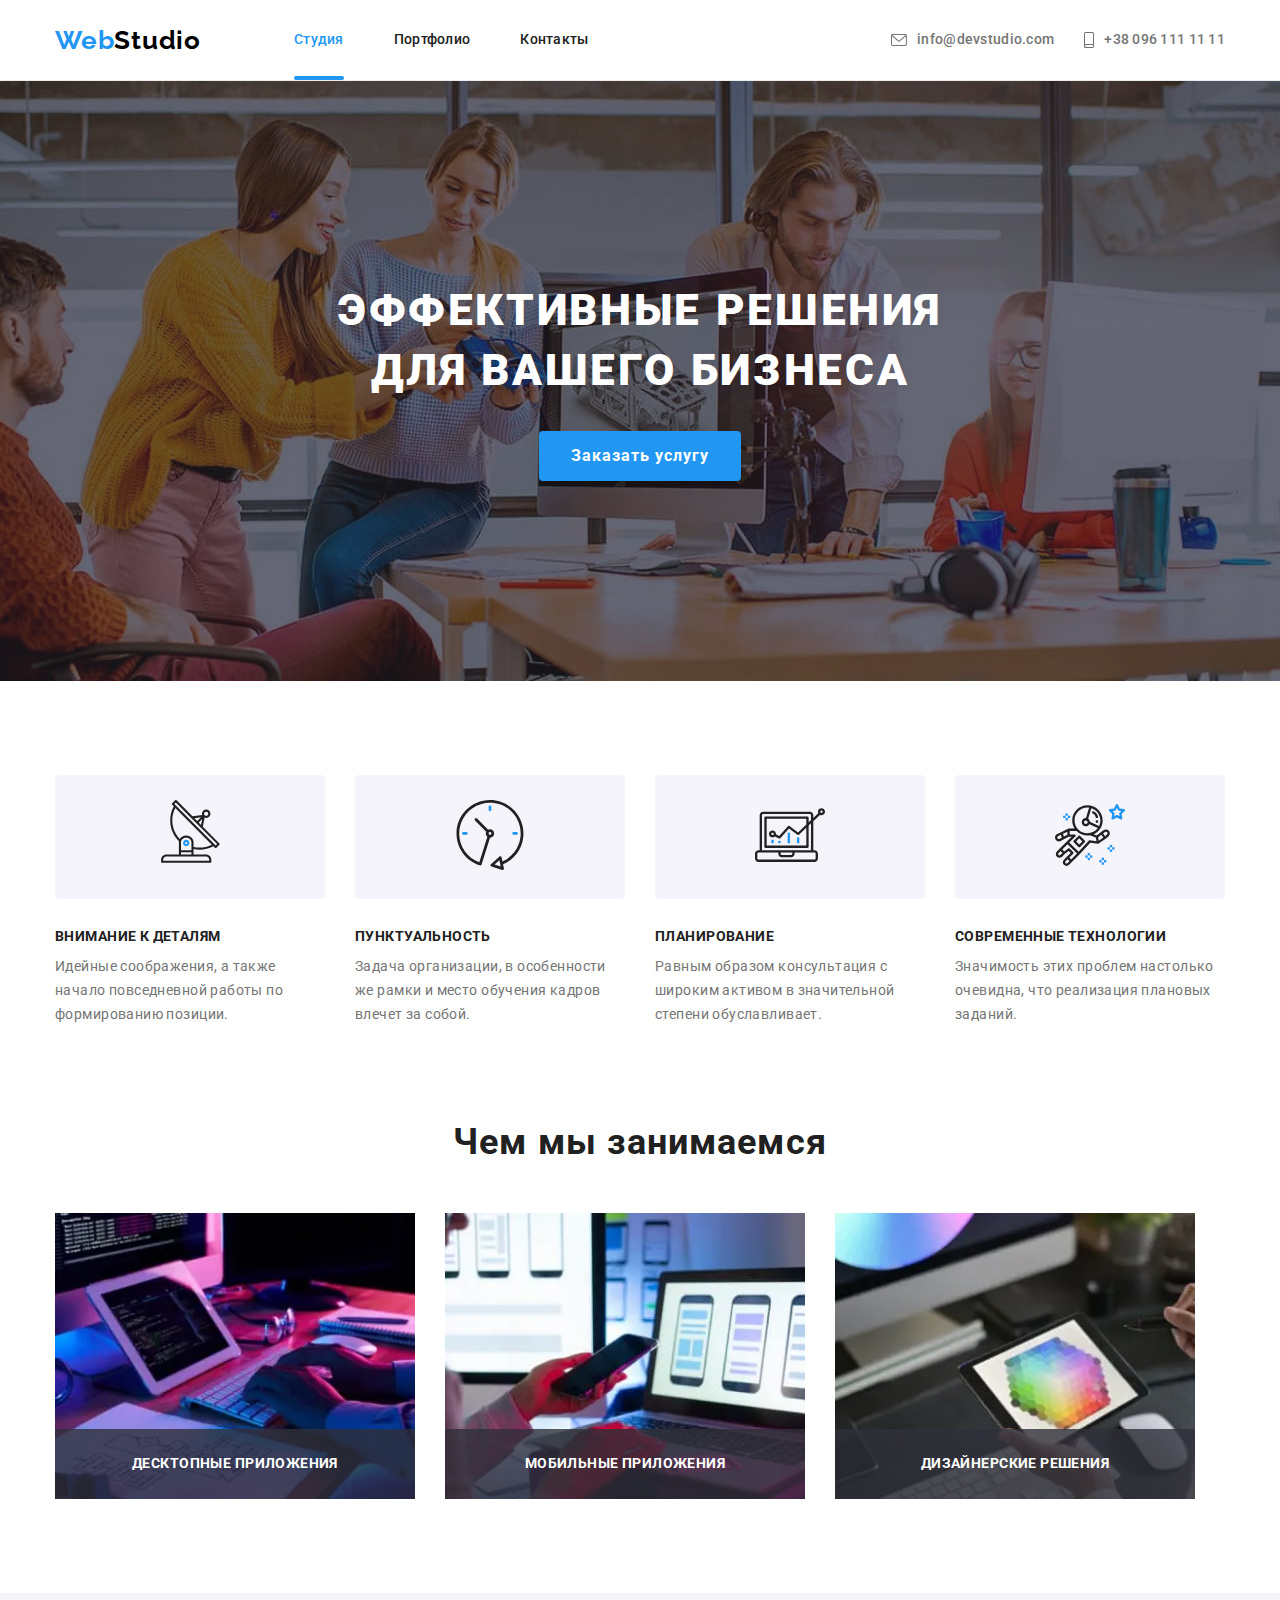
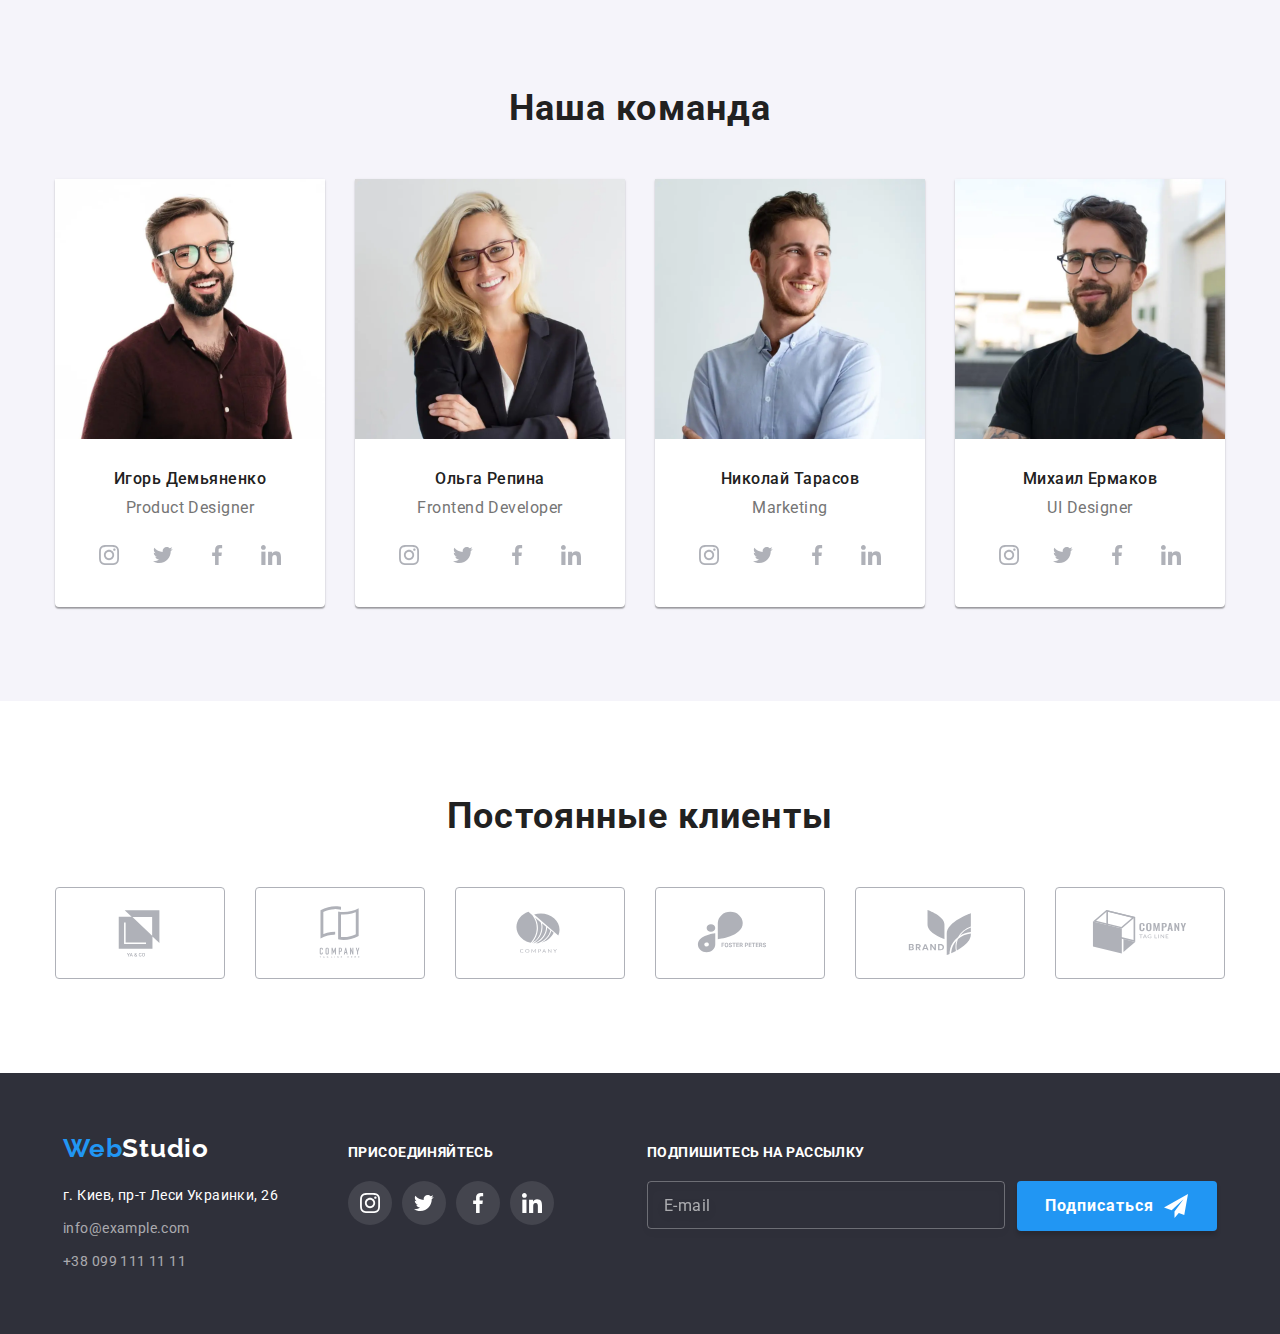
<file: index.html>
<!DOCTYPE html>
<html lang="ru">
  <head>
    <meta charset="UTF-8" />
    <meta http-equiv="X-UA-Compatible" content="IE=edge" />
    <meta name="viewport" content="width=device-width, initial-scale=1.0, user-scalable=0" />
    <title>Студия</title>
    <link rel="preconnect" href="https://fonts.googleapis.com" />
    <link rel="preconnect" href="https://fonts.gstatic.com" crossorigin />
    <link
      href="https://fonts.googleapis.com/css2?family=Raleway:wght@700&family=Roboto:wght@400;500;700;900&display=swap"
      rel="stylesheet"
    />
    <link
      rel="stylesheet"
      href="https://cdnjs.cloudflare.com/ajax/libs/modern-normalize/1.1.0/modern-normalize.min.css"
    />
    <link rel="stylesheet" href="./css/main.min.css" />
  </head>
  <body>
    <header class="header">
      <div class="container header__container">
        <nav class="header__nav">
          <a class="header__logo header__logo_theme_blue" href="./index.html" lang="en"
            >Web<span class="header__logo_theme_dark">Studio</span></a
          >
          <button class="mobile-menu-btn" type="button" data-menu-open>
            <svg class="mobile-menu-btn__icon" width="40" height="40">
              <use href="./images/sprite.svg#burger-menu-icon"></use>
            </svg>
          </button>
          <ul class="header__nav-list header__nav-wrapper">
            <li class="header__nav-item">
              <a href="./index.html" class="header__nav-link current">Студия</a>
            </li>
            <li class="header__nav-item">
              <a href="./portfolio.html" class="header__nav-link">Портфолио</a>
            </li>
            <li class="item">
              <a href="" class="header__nav-link">Контакты</a>
            </li>
          </ul>
        </nav>

        <ul class="header__contacts header__nav-list">
          <li class="header__contacts-list">
            <a class="header__contacts-item mail" href="mailto:info@devstudio.com">
              <svg class="header__contacts-icon-email" width="16" height="12">
                <use href="./images/sprite.svg#icon-email"></use>
              </svg>
              info@devstudio.com</a
            >
          </li>
          <li class="header__contacts-list">
            <a class="header__contacts-item" href="tel:+380961111111">
              <svg class="header__contacts-icon-tel" width="10" height="16">
                <use href="./images/sprite.svg#icon-smartphone"></use>
              </svg>
              +38 096 111 11 11</a
            >
          </li>
        </ul>
      </div>

      <div class="mobile-menu" data-menu>
        <div class="container mobile-menu__container">
          <button class="mobile-menu__close-btn" type="button" data-menu-close>
            <svg class="mobile-menu__close-icon" width="40" height="40">
              <use href="./images/sprite.svg#icon-close-mobile"></use>
            </svg>
          </button>

          <ul class="mobile-menu__nav-list">
            <li class="mobile-menu__nav-item">
              <a href="./index.html" class="mobile-menu__nav-link current">Студия</a>
            </li>
            <li class="mobile-menu__nav-item">
              <a href="./portfolio.html" class="mobile-menu__nav-link">Портфолио</a>
            </li>
            <li class="mobile-menu__nav-item">
              <a href="" class="mobile-menu__nav-link">Контакты</a>
            </li>
          </ul>
          <div class="mobile-menu__contacts-social">
            <ul class="mobile-menu__contacts">
              <li class="mobile-menu__contacts-list tel">
                <a class="mobile-menu__contacts-tel" href="tel:+380961111111"> +38 096 111 11 11</a>
              </li>
              <li class="mobile-menu__contacts-list">
                <a class="mobile-menu__contacts-mail" href="mailto:info@devstudio.com">
                  info@devstudio.com</a
                >
              </li>
            </ul>

            <ul class="mobile-menu__social">
              <li class="mobile-menu__social-list">
                <a href="" class="mobile-menu__social-item">Instagram</a>
              </li>
              <li class="mobile-menu__social-list">
                <a href="" class="mobile-menu__social-item">Twitter</a>
              </li>
              <li class="mobile-menu__social-list">
                <a href="" class="mobile-menu__social-item">Facebook</a>
              </li>
              <li class="mobile-menu__social-list">
                <a href="" class="mobile-menu__social-item">LinkedIn</a>
              </li>
            </ul>
          </div>
        </div>
      </div>
    </header>
    <main>
      <section class="hero hero__overlay">
        <div class="container">
          <h1 class="hero__title">
            Эффективные решения <span class="indent">для вашего бизнеса</span>
          </h1>
          <button class="hero__btn" type="button" data-modal-open>Заказать услугу</button>
          <div class="backdrop is-hidden" data-modal>
            <div class="modal">
              <button data-modal-close class="modal-icon-close">
                <svg width="11" height="11  ">
                  <use class="" href="./images/sprite.svg#icon-close-black"></use>
                </svg>
              </button>
              <form class="contact-form-wrapper">
                <b class="contact-form-title">Оставьте свои данные, мы вам перезвоним</b>
                <label for="user-name" class="contact-form-type">Имя </label>
                <span class="contact-form-input-wrapper">
                  <input
                    type="text"
                    name="user_name"
                    class="contact-form-input"
                    required
                    id="user-name"
                    minlength="2"
                    pattern="^[а-яА-Яа-яА-Яa-zA-Z]+\s[а-яА-Яа-яА-Яa-zA-Z]+$"
                  />
                  <svg class="contact-form-icon" width="18" height="18">
                    <use href="./images/sprite.svg#icon-person-black-18dp"></use>
                  </svg>
                </span>

                <label for="user-phone" class="contact-form-type">Телефон </label>
                <span class="contact-form-input-wrapper">
                  <input
                    type="tel"
                    name="user_phone"
                    class="contact-form-input"
                    required
                    id="user-phone"
                    pattern="[0-9]{3}-[0-9]{3}-[0-9]{2}-[0-9]{2}"
                    title="066-xxx-xx-xx"
                  />
                  <svg class="contact-form-icon" width="18" height="18">
                    <use href="./images/sprite.svg#icon-phone-black-18dp"></use>
                  </svg>
                </span>

                <label for="user-mail" class="contact-form-type">Почта </label>
                <span class="contact-form-input-wrapper">
                  <input
                    type="email"
                    name="user_email"
                    class="contact-form-input"
                    id="user-mail"
                    required
                  />
                  <svg class="contact-form-icon" width="18" height="18">
                    <use href="./images/sprite.svg#icon-email-black-18dp"></use>
                  </svg>
                </span>

                <label for="user-confirm" class="contact-form-type">Комментарий</label>
                <textarea
                  name="user_message"
                  class="contact-form-input-message"
                  placeholder="Введите текст"
                ></textarea>
                <span class="confirmation-wrapper">
                  <input
                    type="checkbox"
                    name="user_confirmation"
                    required
                    id="user-confirm"
                    class="contact-form-checkbox visually-hidden"
                  />
                  <label for="user-confirm" class="contact-form-confirm">
                    Соглашаюсь с рассылкой и принимаю&nbsp;
                    <a href="" class="contact-form-confirm-link">Условия договора</a></label
                  >
                </span>
                <button type="submit" class="contact-form-btn">Отправить</button>
              </form>
            </div>
          </div>
        </div>
      </section>
      <section class="features features__section">
        <div class="container">
          <h2 class="section-title visually-hidden">Особенности</h2>
          <ul class="features__list">
            <li class="features__item">
              <div class="features__icon">
                <svg class="features__icon-item" width="70" height="70">
                  <use href="./images/sprite.svg#icon-antenna"></use>
                </svg>
              </div>
              <h3 class="features__title">Внимание к деталям</h3>
              <p class="features__description">
                Идейные соображения, а также начало повседневной работы по формированию позиции.
              </p>
            </li>
            <li class="features__item">
              <div class="features__icon">
                <svg class="features__icon-item" width="70" height="70">
                  <use href="./images/sprite.svg#icon-clock"></use>
                </svg>
              </div>
              <h3 class="features__title">Пунктуальность</h3>
              <p class="features__description">
                Задача организации, в особенности же рамки и место обучения кадров влечет за собой.
              </p>
            </li>
            <li class="features__item">
              <div class="features__icon">
                <svg class="features__icon-item" width="70" height="70">
                  <use href="./images/sprite.svg#icon-diagram"></use>
                </svg>
              </div>
              <h3 class="features__title">Планирование</h3>
              <p class="features__description">
                Равным образом консультация с широким активом в значительной степени обуславливает.
              </p>
            </li>
            <li class="features__item">
              <div class="features__icon">
                <svg class="features__icon-item" width="70" height="70">
                  <use href="./images/sprite.svg#icon-astronaut"></use>
                </svg>
              </div>
              <h3 class="features__title">Современные технологии</h3>
              <p class="features__description">
                Значимость этих проблем настолько очевидна, что реализация плановых заданий.
              </p>
            </li>
          </ul>
        </div>
      </section>
      <section class="our-work section">
        <div class="container">
          <h2 class="section-title">Чем мы занимаемся</h2>
          <ul class="our-work__list">
            <li class="our-work__item">
              <div class="our-work__img-wrapper">
                <picture>
                  <source
                    srcset="./images/about-img-1.webp 1x, ./images/about-img-1@2x.webp 2x"
                    media="(min-width: 1200px)"
                    type="image/webp"
                  />
                  <source
                    srcset="./images/about-img-1.jpeg 1x, ./images/about-img-1@2x.jpeg 2x"
                    media="(min-width: 1200px)"
                  />

                  <img
                    src="./images/about-img-1.jpeg"
                    alt="Декстопные приложения"
                    width="370"
                    height="294"
                  />
                </picture>
                <p class="our-work__img-wrapper-item">Десктопные приложения</p>
              </div>
            </li>
            <li class="our-work__item">
              <div class="our-work__img-wrapper">
                <picture>
                  <source
                    srcset="./images/about-img-2.webp 1x, ./images/about-img-2@2x.webp 2x"
                    media="(min-width: 1200px)"
                    type="image/webp"
                  />
                  <source
                    srcset="./images/about-img-2.jpeg 1x, ./images/about-img-2@2x.jpeg 2x"
                    media="(min-width: 1200px)"
                  />

                  <img
                    src="./images/about-img-2.jpeg"
                    alt="Мобильные приложения"
                    width="370"
                    height="294"
                  />
                </picture>
                <p class="our-work__img-wrapper-item">Мобильные приложения</p>
              </div>
            </li>
            <li class="our-work__item">
              <div class="our-work__img-wrapper">
                <picture>
                  <source
                    srcset="./images/about-img-3.webp 1x, ./images/about-img-3@2x.webp 2x"
                    media="(min-width: 1200px)"
                    type="image/webp"
                  />
                  <source
                    srcset="./images/about-img-3.jpeg 1x, ./images/about-img-3@2x.jpeg 2x"
                    media="(min-width: 1200px)"
                  />

                  <img
                    src="./images/about-img-3.jpeg"
                    alt="Дизайнерские решения"
                    width="370"
                    height="294"
                  />
                </picture>
                <p class="our-work__img-wrapper-item">Дизайнерские решения</p>
              </div>
            </li>
          </ul>
        </div>
      </section>
      <section class="team section">
        <div class="container">
          <h2 class="section-title">Наша команда</h2>
          <ul class="team__list">
            <li class="team__card team__card-item">
              <picture>
                <source
                  srcset="./images/team-img-1.webp 1x, ./images/team-img-1@2x.webp 2x"
                  media="(min-width: 1200px)"
                  type="image/webp"
                />
                <source
                  srcset="./images/team-img-1.jpeg 1x, ./images/team-img-1@2x.jpeg 2x"
                  media="(min-width: 1200px)"
                />
                <source
                  srcset="./images/team-img-1-tblt.webp 1x, ./images/team-img-1-tblt@2x.webp 2x"
                  media="(min-width: 768px)"
                  type="image/webp"
                />
                <source
                  srcset="./images/team-img-1-tblt.jpeg 1x, ./images/team-img-1-tblt@2x.jpeg 2x"
                  media="(min-width: 768px)"
                />
                <source
                  srcset="./images/team-img-1-mbl.webp 1x, ./images/team-img-1-mbl@2x.webp 2x"
                  media="(max-width: 767px)"
                  type="image/webp"
                />
                <source
                  srcset="./images/team-img-1-mbl.jpeg 1x, ./images/team-img-1-mbl@2x.jpeg 2x"
                  media="(max-width: 767px)"
                />
                <img
                  src="./images/team-img-1.jpeg"
                  alt="Игорь Демьяненко"
                  width="270"
                  height="260"
                  class="team__img"
                />
              </picture>
              <div class="team__wrapper">
                <h3 class="team__item-title">Игорь Демьяненко</h3>
                <p class="team__item-description" lang="en">Product Designer</p>
                <ul class="team__social">
                  <li class="team__social-item">
                    <a class="team__social-link" href="/">
                      <svg width="20" height="20">
                        <use class="" href="./images/sprite.svg#icon-instagram"></use>
                      </svg>
                    </a>
                  </li>
                  <li class="team__social-item">
                    <a class="team__social-link" href="/">
                      <svg width="20" height="20">
                        <use href="./images/sprite.svg#icon-twitter"></use>
                      </svg>
                    </a>
                  </li>
                  <li class="team__social-item">
                    <a class="team__social-link" href="/">
                      <svg width="20" height="20">
                        <use href="./images/sprite.svg#icon-facebook"></use>
                      </svg>
                    </a>
                  </li>
                  <li class="team__social-item">
                    <a class="team__social-link" href="/">
                      <svg width="20" height="20">
                        <use href="./images/sprite.svg#icon-linkedin"></use>
                      </svg>
                    </a>
                  </li>
                </ul>
              </div>
            </li>
            <li class="team__card team__card-item">
              <picture>
                <source
                  srcset="./images/team-img-2.webp 1x, ./images/team-img-2@2x.webp 2x"
                  media="(min-width: 1200px)"
                  type="image/webp"
                />
                <source
                  srcset="./images/team-img-2.jpeg 1x, ./images/team-img-2@2x.jpeg 2x"
                  media="(min-width: 1200px)"
                />
                <source
                  srcset="./images/team-img-2-tblt.webp 1x, ./images/team-img-2-tblt@2x.webp 2x"
                  media="(min-width: 768px)"
                  type="image/webp"
                />
                <source
                  srcset="./images/team-img-2-tblt.jpeg 1x, ./images/team-img-2-tblt@2x.jpeg 2x"
                  media="(min-width: 768px)"
                />
                <source
                  srcset="./images/team-img-2-mbl.webp 1x, ./images/team-img-2-mbl@2x.webp 2x"
                  media="(max-width: 767px)"
                  type="image/webp"
                />
                <source
                  srcset="./images/team-img-2-mbl.jpeg 1x, ./images/team-img-2-mbl@2x.jpeg 2x"
                  media="(max-width: 767px)"
                />
                <img
                  src="./images/team-img-2.jpeg"
                  alt="Ольга Репина"
                  width="270"
                  height="260"
                  class="team__img"
                />
              </picture>

              <div class="team__wrapper">
                <h3 class="team__item-title">Ольга Репина</h3>
                <p class="team__item-description" lang="en">Frontend Developer</p>
                <ul class="team__social">
                  <li class="team__social-item">
                    <a class="team__social-link" href="/">
                      <svg width="20" height="20">
                        <use class="" href="./images/sprite.svg#icon-instagram"></use>
                      </svg>
                    </a>
                  </li>
                  <li class="team__social-item">
                    <a class="team__social-link" href="/">
                      <svg width="20" height="20">
                        <use href="./images/sprite.svg#icon-twitter"></use>
                      </svg>
                    </a>
                  </li>
                  <li class="team__social-item">
                    <a class="team__social-link" href="/">
                      <svg width="20" height="20">
                        <use href="./images/sprite.svg#icon-facebook"></use>
                      </svg>
                    </a>
                  </li>
                  <li class="team__social-item">
                    <a class="team__social-link" href="/">
                      <svg width="20" height="20">
                        <use href="./images/sprite.svg#icon-linkedin"></use>
                      </svg>
                    </a>
                  </li>
                </ul>
              </div>
            </li>
            <li class="team__card team__card-item">
              <picture>
                <source
                  srcset="./images/team-img-3.webp 1x, ./images/team-img-3@2x.webp 2x"
                  media="(min-width: 1200px)"
                  type="image/webp"
                />
                <source
                  srcset="./images/team-img-3.jpeg 1x, ./images/team-img-3@2x.jpeg 2x"
                  media="(min-width: 1200px)"
                />
                <source
                  srcset="./images/team-img-3-tblt.webp 1x, ./images/team-img-3-tblt@2x.webp 2x"
                  media="(min-width: 768px)"
                  type="image/webp"
                />
                <source
                  srcset="./images/team-img-3-tblt.jpeg 1x, ./images/team-img-3-tblt@2x.jpeg 2x"
                  media="(min-width: 768px)"
                />
                <source
                  srcset="./images/team-img-3-mbl.webp 1x, ./images/team-img-3-mbl@2x.webp 2x"
                  media="(max-width: 767px)"
                  type="image/webp"
                />
                <source
                  srcset="./images/team-img-3-mbl.jpeg 1x, ./images/team-img-3-mbl@2x.jpeg 2x"
                  media="(max-width: 767px)"
                />
                <img
                  src="./images/team-img-3.jpeg"
                  alt="Николай Тарасов"
                  width="270"
                  height="260"
                  class="team__img"
                />
              </picture>

              <div class="team__wrapper">
                <h3 class="team__item-title">Николай Тарасов</h3>
                <p class="team__item-description" lang="en">Marketing</p>
                <ul class="team__social">
                  <li class="team__social-item">
                    <a class="team__social-link" href="/">
                      <svg width="20" height="20">
                        <use class="" href="./images/sprite.svg#icon-instagram"></use>
                      </svg>
                    </a>
                  </li>
                  <li class="team__social-item">
                    <a class="team__social-link" href="/">
                      <svg width="20" height="20">
                        <use href="./images/sprite.svg#icon-twitter"></use>
                      </svg>
                    </a>
                  </li>
                  <li class="team__social-item">
                    <a class="team__social-link" href="/">
                      <svg width="20" height="20">
                        <use href="./images/sprite.svg#icon-facebook"></use>
                      </svg>
                    </a>
                  </li>
                  <li class="team__social-item">
                    <a class="team__social-link" href="/">
                      <svg width="20" height="20">
                        <use href="./images/sprite.svg#icon-linkedin"></use>
                      </svg>
                    </a>
                  </li>
                </ul>
              </div>
            </li>
            <li class="team__card team__card-item">
              <picture>
                <source
                  srcset="./images/team-img-4.webp 1x, ./images/team-img-4@2x.webp 2x"
                  media="(min-width: 1200px)"
                  type="image/webp"
                />
                <source
                  srcset="./images/team-img-4.jpeg 1x, ./images/team-img-4@2x.jpeg 2x"
                  media="(min-width: 1200px)"
                />
                <source
                  srcset="./images/team-img-4-tblt.webp 1x, ./images/team-img-4-tblt@2x.webp 2x"
                  media="(min-width: 768px)"
                  type="image/webp"
                />
                <source
                  srcset="./images/team-img-4-tblt.jpeg 1x, ./images/team-img-4-tblt@2x.jpeg 2x"
                  media="(min-width: 768px)"
                />
                <source
                  srcset="./images/team-img-4-mbl.webp 1x, ./images/team-img-4-mbl@2x.webp 2x"
                  media="(max-width: 767px)"
                  type="image/webp"
                />
                <source
                  srcset="./images/team-img-4-mbl.jpeg 1x, ./images/team-img-4-mbl@2x.jpeg 2x"
                  media="(max-width: 767px)"
                />
                <img
                  src="./images/team-img-4.jpeg"
                  alt="Михаил Ермаков"
                  width="270"
                  height="260"
                  class="team__img"
                />
              </picture>

              <div class="team__wrapper">
                <h3 class="team__item-title">Михаил Ермаков</h3>
                <p class="team__item-description" lang="en">UI Designer</p>
                <ul class="team__social">
                  <li class="team__social-item">
                    <a class="team__social-link" href="/">
                      <svg width="20" height="20">
                        <use class="" href="./images/sprite.svg#icon-instagram"></use>
                      </svg>
                    </a>
                  </li>
                  <li class="team__social-item">
                    <a class="team__social-link" href="/">
                      <svg width="20" height="20">
                        <use href="./images/sprite.svg#icon-twitter"></use>
                      </svg>
                    </a>
                  </li>
                  <li class="team__social-item">
                    <a class="team__social-link" href="/">
                      <svg width="20" height="20">
                        <use href="./images/sprite.svg#icon-facebook"></use>
                      </svg>
                    </a>
                  </li>
                  <li class="team__social-item">
                    <a class="team__social-link" href="/">
                      <svg width="20" height="20">
                        <use href="./images/sprite.svg#icon-linkedin"></use>
                      </svg>
                    </a>
                  </li>
                </ul>
              </div>
            </li>
          </ul>
        </div>
      </section>
      <section class="clients section">
        <div class="container">
          <h2 class="section-title">Постоянные клиенты</h2>
          <ul class="clients__list">
            <li class="clients__item">
              <svg width="106" height="60">
                <use href="./images/sprite.svg#icon-client-ya-co"></use>
              </svg>
            </li>
            <li class="clients__item">
              <svg width="106" height="60">
                <use href="./images/sprite.svg#icon-client-tagline-here"></use>
              </svg>
            </li>
            <li class="clients__item">
              <svg width="106" height="60">
                <use href="./images/sprite.svg#icon-client-company"></use>
              </svg>
            </li>
            <li class="clients__item">
              <svg width="106" height="60">
                <use href="./images/sprite.svg#icon-client-foster-peters"></use>
              </svg>
            </li>
            <li class="clients__item">
              <svg width="106" height="60">
                <use href="./images/sprite.svg#icon-client-brand"></use>
              </svg>
            </li>
            <li class="clients__item">
              <svg width="106" height="60">
                <use href="./images/sprite.svg#icon-client-tag-line"></use>
              </svg>
            </li>
          </ul>
        </div>
      </section>
    </main>
    <footer class="footer">
      <div class="footer__section container">
        <div class="footer__address-section">
          <a class="footer__logo footer__logo_theme_blue" href="./index.html" lang="en"
            >Web<span class="footer__logo_theme_light">Studio</span></a
          >
          <address>
            <ul>
              <li>
                <p class="footer__address">г. Киев, пр-т Леси Украинки, 26</p>
              </li>
              <li class="footer__contacts-list">
                <a class="footer__contacts-item" href="mailto:info@example.com">info@example.com</a>
              </li>
              <li class="footer__contacts-list">
                <a class="footer__contacts-item" href="tel:+380991111111">+38 099 111 11 11</a>
              </li>
            </ul>
          </address>
        </div>
        <div class="footer__social-section">
          <h3 class="footer__section-title">присоединяйтесь</h3>
          <ul class="footer__social-list">
            <li class="footer__social-item">
              <a class="footer__social-link" href="/">
                <svg width="20" height="20">
                  <use class="" href="./images/sprite.svg#icon-instagram"></use>
                </svg>
              </a>
            </li>
            <li class="footer__social-item">
              <a class="footer__social-link" href="/">
                <svg width="20" height="20">
                  <use href="./images/sprite.svg#icon-twitter"></use>
                </svg>
              </a>
            </li>
            <li class="footer__social-item">
              <a class="footer__social-link" href="/">
                <svg width="20" height="20">
                  <use href="./images/sprite.svg#icon-facebook"></use>
                </svg>
              </a>
            </li>
            <li class="footer__social-item">
              <a class="footer__social-link" href="/">
                <svg width="20" height="20">
                  <use href="./images/sprite.svg#icon-linkedin"></use>
                </svg>
              </a>
            </li>
          </ul>
        </div>

        <div class="footer__contact-form">
          <p class="footer__section-title">Подпишитесь на рассылку</p>
          <form class="footer__contact-form-wrapper">
            <input
              type="email"
              name="user_email_news"
              class="footer__contact-form-news"
              required
              minlength="2"
              placeholder="E-mail"
            />
            <button type="submit" class="footer__contact-form-btn">
              Подписаться
              <svg class="footer__contact-form-icon" width="24px" height="24px">
                <use href="./images/sprite.svg#icon-icon-send"></use>
              </svg>
            </button>
          </form>
        </div>
      </div>
    </footer>
    <script src="./js/modal.js"></script>
    <script src="./js/menu.js"></script>
  </body>
</html>
</file>
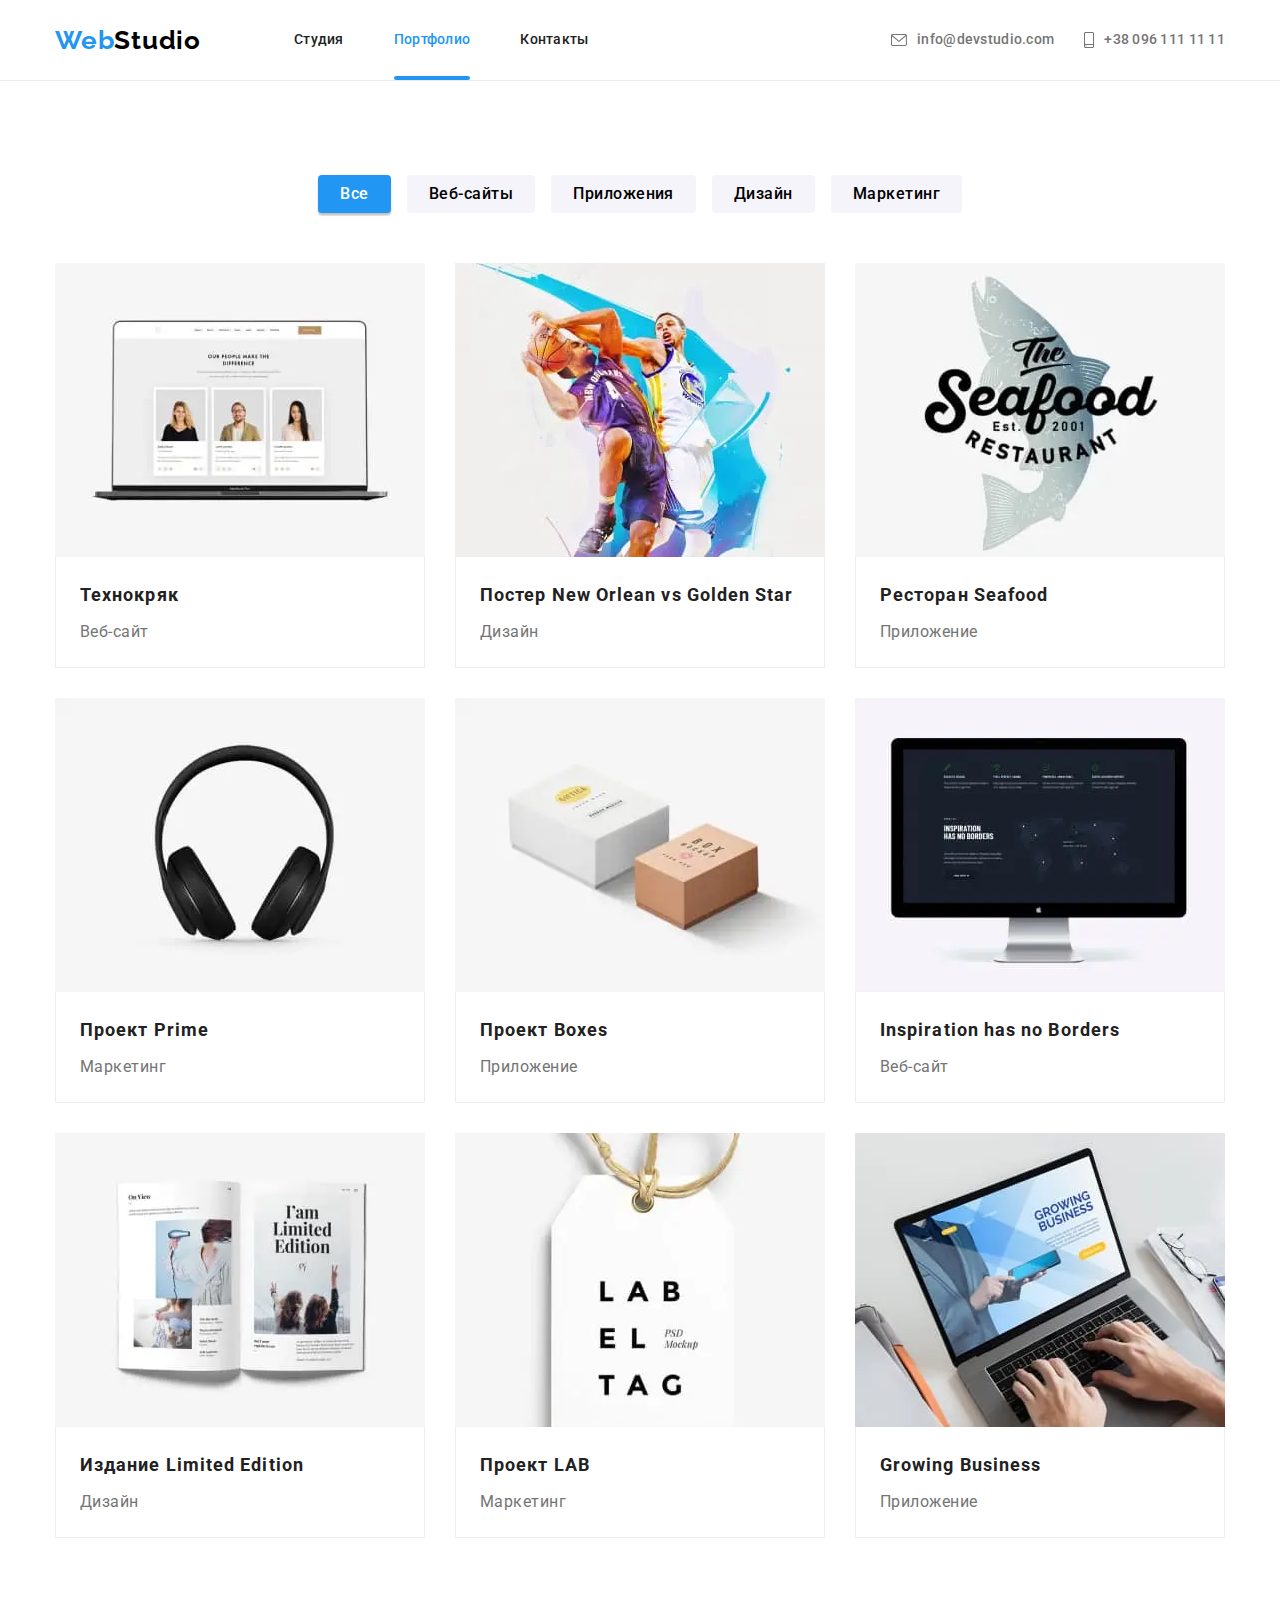
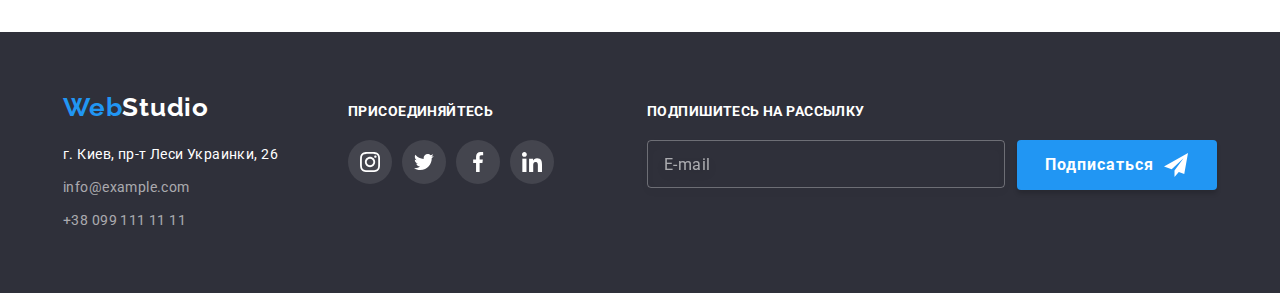
<file: portfolio.html>
<!DOCTYPE html>
<html lang="ru">
  <head>
    <meta charset="UTF-8" />
    <meta http-equiv="X-UA-Compatible" content="IE=edge" />
    <meta name="viewport" content="width=device-width, initial-scale=1.0, user-scalable=0" />
    <title>Портфолио</title>
    <link rel="preconnect" href="https://fonts.googleapis.com" />
    <link rel="preconnect" href="https://fonts.gstatic.com" crossorigin />
    <link
      href="https://fonts.googleapis.com/css2?family=Raleway:wght@700&family=Roboto:wght@400;500;700;900&display=swap"
      rel="stylesheet"
    />
    <link
      rel="stylesheet"
      href="https://cdnjs.cloudflare.com/ajax/libs/modern-normalize/1.1.0/modern-normalize.min.css"
    />
    <link rel="stylesheet" href="./css/main.min.css" />
  </head>
  <body>
    <header class="header">
      <div class="container header__container">
        <nav class="header__nav">
          <a class="header__logo header__logo_theme_blue" href="./index.html" lang="en"
            >Web<span class="header__logo_theme_dark">Studio</span></a
          >
          <button class="mobile-menu-btn" type="button" data-menu-open>
            <svg class="mobile-menu-btn__icon" width="40" height="40">
              <use href="./images/sprite.svg#burger-menu-icon"></use>
            </svg>
          </button>
          <ul class="header__nav-list header__nav-wrapper">
            <li class="header__nav-item">
              <a href="./index.html" class="header__nav-link">Студия</a>
            </li>
            <li class="header__nav-item">
              <a href="./portfolio.html" class="header__nav-link current">Портфолио</a>
            </li>
            <li class="item">
              <a href="" class="header__nav-link">Контакты</a>
            </li>
          </ul>
        </nav>

        <ul class="header__contacts header__nav-list">
          <li class="header__contacts-list">
            <a class="header__contacts-item mail" href="mailto:info@devstudio.com">
              <svg class="header__contacts-icon-email" width="16" height="12">
                <use href="./images/sprite.svg#icon-email"></use>
              </svg>
              info@devstudio.com</a
            >
          </li>
          <li class="header__contacts-list">
            <a class="header__contacts-item" href="tel:+380961111111">
              <svg class="header__contacts-icon-tel" width="10" height="16">
                <use href="./images/sprite.svg#icon-smartphone"></use>
              </svg>
              +38 096 111 11 11</a
            >
          </li>
        </ul>
      </div>

      <div class="mobile-menu" data-menu>
        <div class="container mobile-menu__container">
          <button class="mobile-menu__close-btn" type="button" data-menu-close>
            <svg class="mobile-menu__close-icon" width="40" height="40">
              <use href="./images/sprite.svg#icon-close-mobile"></use>
            </svg>
          </button>

          <ul class="mobile-menu__nav-list">
            <li class="mobile-menu__nav-item">
              <a href="./index.html" class="mobile-menu__nav-link">Студия</a>
            </li>
            <li class="mobile-menu__nav-item">
              <a href="./portfolio.html" class="mobile-menu__nav-link current">Портфолио</a>
            </li>
            <li class="mobile-menu__nav-item">
              <a href="" class="mobile-menu__nav-link">Контакты</a>
            </li>
          </ul>
          <div class="mobile-menu__contacts-social">
            <ul class="mobile-menu__contacts">
              <li class="mobile-menu__contacts-list tel">
                <a class="mobile-menu__contacts-tel" href="tel:+380961111111"> +38 096 111 11 11</a>
              </li>
              <li class="mobile-menu__contacts-list">
                <a class="mobile-menu__contacts-mail" href="mailto:info@devstudio.com">
                  info@devstudio.com</a
                >
              </li>
            </ul>

            <ul class="mobile-menu__social">
              <li class="mobile-menu__social-list">
                <a href="" class="mobile-menu__social-item">Instagram</a>
              </li>
              <li class="mobile-menu__social-list">
                <a href="" class="mobile-menu__social-item">Twitter</a>
              </li>
              <li class="mobile-menu__social-list">
                <a href="" class="mobile-menu__social-item">Facebook</a>
              </li>
              <li class="mobile-menu__social-list">
                <a href="" class="mobile-menu__social-item">LinkedIn</a>
              </li>
            </ul>
          </div>
        </div>
      </div>
    </header>
    <main>
      <section class="section-portfolio">
        <div class="container">
          <h1 class="section-title visually-hidden">Наши работы</h1>
          <ul class="portfolio__btn section-ul">
            <li class="portfolio-btn__list">
              <button class="portfolio-btn__item active" type="button">Все</button>
            </li>
            <li class="portfolio-btn__list">
              <button class="portfolio-btn__item" type="button">Веб-сайты</button>
            </li>
            <li class="portfolio-btn__list">
              <button class="portfolio-btn__item" type="button">Приложения</button>
            </li>
            <li class="portfolio-btn__list">
              <button class="portfolio-btn__item" type="button">Дизайн</button>
            </li>
            <li class="portfolio-btn__list">
              <button class="portfolio-btn__item" type="button">Маркетинг</button>
            </li>
          </ul>
          <ul class="portfolio-card">
            <li class="portfolio-card__list item">
              <a href="" class="portfolio-card__link">
                <div class="portfolio-card__overlay">
                  <picture>
                    <source
                      srcset="./images/portfolio-img-1.webp 1x, ./images/portfolio-img-1@2x.webp 2x"
                      media="(min-width: 1200px)"
                      type="image/webp"
                    />
                    <source
                      srcset="./images/portfolio-img-1.jpeg 1x, ./images/portfolio-img-1@2x.jpeg 2x"
                      media="(min-width: 1200px)"
                    />
                    <source
                      srcset="
                        ./images/portfolio-img-tblt-1.webp    1x,
                        ./images/portfolio-img-tblt-1@2x.webp 2x
                      "
                      media="(min-width: 768px)"
                      type="image/webp"
                    />
                    <source
                      srcset="
                        ./images/portfolio-img-tblt-1.jpeg    1x,
                        ./images/portfolio-img-tblt-1@2x.jpeg 2x
                      "
                      media="(min-width: 768px)"
                    />
                    <source
                      srcset="
                        ./images/portfolio-img-mbl-1.webp    1x,
                        ./images/portfolio-img-mbl-1@2x.webp 2x
                      "
                      media="(max-width: 767px)"
                      type="image/webp"
                    />
                    <source
                      srcset="
                        ./images/portfolio-img-mbl-1.jpeg    1x,
                        ./images/portfolio-img-mbl-1@2x.jpeg 2x
                      "
                      media="(max-width: 767px)"
                    />
                    <img
                      class="portfolio-card__image"
                      src="./images/portfolio-img-1.jpeg"
                      alt="Веб-сайт Технокряк"
                      width="370"
                    />
                  </picture>
                  <p class="portfolio-card__overlay-item">
                    Технокряк это современная площадка распространения коронавируса. Компании
                    используют эту платформу для цифрового шпионажа и атак на защищённые сервера
                    конкурентов.
                  </p>
                </div>
                <div class="portfolio-card__wrapper">
                  <h2 class="portfolio-card__title">Технокряк</h2>
                  <p class="portfolio-card__description">Веб-сайт</p>
                </div>
              </a>
            </li>
            <li class="portfolio-card__list item">
              <a href="" class="portfolio-card__link">
                <div class="portfolio-card__overlay">
                  <picture>
                    <source
                      srcset="./images/portfolio-img-2.webp 1x, ./images/portfolio-img-2@2x.webp 2x"
                      media="(min-width: 1200px)"
                      type="image/webp"
                    />
                    <source
                      srcset="./images/portfolio-img-2.jpeg 1x, ./images/portfolio-img-2@2x.jpeg 2x"
                      media="(min-width: 1200px)"
                    />
                    <source
                      srcset="
                        ./images/portfolio-img-tblt-2.webp    1x,
                        ./images/portfolio-img-tblt-2@2x.webp 2x
                      "
                      media="(min-width: 768px)"
                      type="image/webp"
                    />
                    <source
                      srcset="
                        ./images/portfolio-img-tblt-2.jpeg    1x,
                        ./images/portfolio-img-tblt-2@2x.jpeg 2x
                      "
                      media="(min-width: 768px)"
                    />
                    <source
                      srcset="
                        ./images/portfolio-img-mbl-2.webp    1x,
                        ./images/portfolio-img-mbl-2@2x.webp 2x
                      "
                      media="(max-width: 767px)"
                      type="image/webp"
                    />
                    <source
                      srcset="
                        ./images/portfolio-img-mbl-2.jpeg    1x,
                        ./images/portfolio-img-mbl-2@2x.jpeg 2x
                      "
                      media="(max-width: 767px)"
                    />
                    <img
                      class="portfolio-card__image"
                      src="./images/portfolio-img-2.jpeg"
                      alt="Постер Новый Орлеан против Золотой Звезды"
                      width="370"
                    />
                  </picture>
                  <p class="portfolio-card__overlay-item">
                    Технокряк это современная площадка распространения коронавируса. Компании
                    используют эту платформу для цифрового шпионажа и атак на защищённые сервера
                    конкурентов.
                  </p>
                </div>
                <div class="portfolio-card__wrapper">
                  <h2 class="portfolio-card__title">
                    Постер <span lang="en">New Orlean vs Golden Star</span>
                  </h2>
                  <p class="portfolio-card__description">Дизайн</p>
                </div>
              </a>
            </li>
            <li class="portfolio-card__list item">
              <a href="" class="portfolio-card__link">
                <div class="portfolio-card__overlay">
                  <picture>
                    <source
                      srcset="./images/portfolio-img-3.webp 1x, ./images/portfolio-img-3@2x.webp 2x"
                      media="(min-width: 1200px)"
                      type="image/webp"
                    />
                    <source
                      srcset="./images/portfolio-img-3.jpeg 1x, ./images/portfolio-img-3@2x.jpeg 2x"
                      media="(min-width: 1200px)"
                    />
                    <source
                      srcset="
                        ./images/portfolio-img-tblt-3.webp    1x,
                        ./images/portfolio-img-tblt-3@2x.webp 2x
                      "
                      media="(min-width: 768px)"
                      type="image/webp"
                    />
                    <source
                      srcset="
                        ./images/portfolio-img-tblt-3.jpeg    1x,
                        ./images/portfolio-img-tblt-3@2x.jpeg 2x
                      "
                      media="(min-width: 768px)"
                    />
                    <source
                      srcset="
                        ./images/portfolio-img-mbl-3.webp    1x,
                        ./images/portfolio-img-mbl-3@2x.webp 2x
                      "
                      media="(max-width: 767px)"
                      type="image/webp"
                    />
                    <source
                      srcset="
                        ./images/portfolio-img-mbl-3.jpeg    1x,
                        ./images/portfolio-img-mbl-3@2x.jpeg 2x
                      "
                      media="(max-width: 767px)"
                    />
                    <img
                      class="portfolio-card__image"
                      src="./images/portfolio-img-3.jpeg"
                      alt="Ресторан Сифуд"
                      width="370"
                    />
                  </picture>
                  <p class="portfolio-card__overlay-item">
                    Технокряк это современная площадка распространения коронавируса. Компании
                    используют эту платформу для цифрового шпионажа и атак на защищённые сервера
                    конкурентов.
                  </p>
                </div>
                <div class="portfolio-card__wrapper">
                  <h2 class="portfolio-card__title">Ресторан <span lang="en">Seafood</span></h2>
                  <p class="portfolio-card__description">Приложение</p>
                </div>
              </a>
            </li>
            <li class="portfolio-card__list item">
              <a href="" class="portfolio-card__link">
                <div class="portfolio-card__overlay">
                  <picture>
                    <source
                      srcset="./images/portfolio-img-4.webp 1x, ./images/portfolio-img-4@2x.webp 2x"
                      media="(min-width: 1200px)"
                      type="image/webp"
                    />
                    <source
                      srcset="./images/portfolio-img-4.jpeg 1x, ./images/portfolio-img-4@2x.jpeg 2x"
                      media="(min-width: 1200px)"
                    />
                    <source
                      srcset="
                        ./images/portfolio-img-tblt-4.webp    1x,
                        ./images/portfolio-img-tblt-4@2x.webp 2x
                      "
                      media="(min-width: 768px)"
                      type="image/webp"
                    />
                    <source
                      srcset="
                        ./images/portfolio-img-tblt-4.jpeg    1x,
                        ./images/portfolio-img-tblt-4@2x.jpeg 2x
                      "
                      media="(min-width: 768px)"
                    />
                    <source
                      srcset="
                        ./images/portfolio-img-mbl-4.webp    1x,
                        ./images/portfolio-img-mbl-4@2x.webp 2x
                      "
                      media="(max-width: 767px)"
                      type="image/webp"
                    />
                    <source
                      srcset="
                        ./images/portfolio-img-mbl-4.jpeg    1x,
                        ./images/portfolio-img-mbl-4@2x.jpeg 2x
                      "
                      media="(max-width: 767px)"
                    />
                    <img
                      class="portfolio-card__image"
                      src="./images/portfolio-img-4.jpeg"
                      alt="Проект Прайм"
                      width="370"
                    />
                  </picture>
                  <p class="portfolio-card__overlay-item">
                    Технокряк это современная площадка распространения коронавируса. Компании
                    используют эту платформу для цифрового шпионажа и атак на защищённые сервера
                    конкурентов.
                  </p>
                </div>
                <div class="portfolio-card__wrapper">
                  <h2 class="portfolio-card__title">Проект <span lang="en">Prime</span></h2>
                  <p class="portfolio-card__description">Маркетинг</p>
                </div>
              </a>
            </li>
            <li class="portfolio-card__list item">
              <a href="" class="portfolio-card__link">
                <div class="portfolio-card__overlay">
                  <picture>
                    <source
                      srcset="./images/portfolio-img-5.webp 1x, ./images/portfolio-img-5@2x.webp 2x"
                      media="(min-width: 1200px)"
                      type="image/webp"
                    />
                    <source
                      srcset="./images/portfolio-img-5.jpeg 1x, ./images/portfolio-img-5@2x.jpeg 2x"
                      media="(min-width: 1200px)"
                    />
                    <source
                      srcset="
                        ./images/portfolio-img-tblt-5.webp    1x,
                        ./images/portfolio-img-tblt-5@2x.webp 2x
                      "
                      media="(min-width: 768px)"
                      type="image/webp"
                    />
                    <source
                      srcset="
                        ./images/portfolio-img-tblt-5.jpeg    1x,
                        ./images/portfolio-img-tblt-5@2x.jpeg 2x
                      "
                      media="(min-width: 768px)"
                    />
                    <source
                      srcset="
                        ./images/portfolio-img-mbl-5.webp    1x,
                        ./images/portfolio-img-mbl-5@2x.webp 2x
                      "
                      media="(max-width: 767px)"
                      type="image/webp"
                    />
                    <source
                      srcset="
                        ./images/portfolio-img-mbl-5.jpeg    1x,
                        ./images/portfolio-img-mbl-5@2x.jpeg 2x
                      "
                      media="(max-width: 767px)"
                    />
                    <img
                      class="portfolio-card__image"
                      src="./images/portfolio-img-5.jpeg"
                      alt="Проект Боксес"
                      width="370"
                    />
                  </picture>
                  <p class="portfolio-card__overlay-item">
                    Технокряк это современная площадка распространения коронавируса. Компании
                    используют эту платформу для цифрового шпионажа и атак на защищённые сервера
                    конкурентов.
                  </p>
                </div>
                <div class="portfolio-card__wrapper">
                  <h2 class="portfolio-card__title">Проект <span lang="en">Boxes</span></h2>
                  <p class="portfolio-card__description">Приложение</p>
                </div>
              </a>
            </li>
            <li class="portfolio-card__list item">
              <a href="" class="portfolio-card__link">
                <div class="portfolio-card__overlay">
                  <picture>
                    <source
                      srcset="./images/portfolio-img-6.webp 1x, ./images/portfolio-img-6@2x.webp 2x"
                      media="(min-width: 1200px)"
                      type="image/webp"
                    />
                    <source
                      srcset="./images/portfolio-img-6.jpeg 1x, ./images/portfolio-img-6@2x.jpeg 2x"
                      media="(min-width: 1200px)"
                    />
                    <source
                      srcset="
                        ./images/portfolio-img-tblt-6.webp    1x,
                        ./images/portfolio-img-tblt-6@2x.webp 2x
                      "
                      media="(min-width: 768px)"
                      type="image/webp"
                    />
                    <source
                      srcset="
                        ./images/portfolio-img-tblt-6.jpeg    1x,
                        ./images/portfolio-img-tblt-6@2x.jpeg 2x
                      "
                      media="(min-width: 768px)"
                    />
                    <source
                      srcset="
                        ./images/portfolio-img-mbl-6.webp    1x,
                        ./images/portfolio-img-mbl-6@2x.webp 2x
                      "
                      media="(max-width: 767px)"
                      type="image/webp"
                    />
                    <source
                      srcset="
                        ./images/portfolio-img-mbl-6.jpeg    1x,
                        ./images/portfolio-img-mbl-6@2x.jpeg 2x
                      "
                      media="(max-width: 767px)"
                    />
                    <img
                      class="portfolio-card__image"
                      src="./images/portfolio-img-6.jpeg"
                      alt="Веб-сайт Вдохновение не имеет границ"
                      width="370"
                    />
                  </picture>
                  <p class="portfolio-card__overlay-item">
                    Технокряк это современная площадка распространения коронавируса. Компании
                    используют эту платформу для цифрового шпионажа и атак на защищённые сервера
                    конкурентов.
                  </p>
                </div>
                <div class="portfolio-card__wrapper">
                  <h2 class="portfolio-card__title" lang="en">Inspiration has no Borders</h2>
                  <p class="portfolio-card__description">Веб-сайт</p>
                </div>
              </a>
            </li>
            <li class="portfolio-card__list item">
              <a href="" class="portfolio-card__link">
                <div class="portfolio-card__overlay">
                  <picture>
                    <source
                      srcset="./images/portfolio-img-7.webp 1x, ./images/portfolio-img-7@2x.webp 2x"
                      media="(min-width: 1200px)"
                      type="image/webp"
                    />
                    <source
                      srcset="./images/portfolio-img-7.jpeg 1x, ./images/portfolio-img-7@2x.jpeg 2x"
                      media="(min-width: 1200px)"
                    />
                    <source
                      srcset="
                        ./images/portfolio-img-tblt-7.webp    1x,
                        ./images/portfolio-img-tblt-7@2x.webp 2x
                      "
                      media="(min-width: 768px)"
                      type="image/webp"
                    />
                    <source
                      srcset="
                        ./images/portfolio-img-tblt-7.jpeg    1x,
                        ./images/portfolio-img-tblt-7@2x.jpeg 2x
                      "
                      media="(min-width: 768px)"
                    />
                    <source
                      srcset="
                        ./images/portfolio-img-mbl-7.webp    1x,
                        ./images/portfolio-img-mbl-7@2x.webp 2x
                      "
                      media="(max-width: 767px)"
                      type="image/webp"
                    />
                    <source
                      srcset="
                        ./images/portfolio-img-mbl-7.jpeg    1x,
                        ./images/portfolio-img-mbl-7@2x.jpeg 2x
                      "
                      media="(max-width: 767px)"
                    />
                    <img
                      class="portfolio-card__image"
                      src="./images/portfolio-img-7.jpeg"
                      alt="Издание Лимитед Эдишн"
                      width="370"
                    />
                  </picture>

                  <p class="portfolio-card__overlay-item">
                    Технокряк это современная площадка распространения коронавируса. Компании
                    используют эту платформу для цифрового шпионажа и атак на защищённые сервера
                    конкурентов.
                  </p>
                </div>
                <div class="portfolio-card__wrapper">
                  <h2 class="portfolio-card__title">
                    Издание <span lang="en">Limited Edition</span>
                  </h2>
                  <p class="portfolio-card__description">Дизайн</p>
                </div>
              </a>
            </li>
            <li class="portfolio-card__list item">
              <a href="" class="portfolio-card__link">
                <div class="portfolio-card__overlay">
                  <picture>
                    <source
                      srcset="./images/portfolio-img-8.webp 1x, ./images/portfolio-img-8@2x.webp 2x"
                      media="(min-width: 1200px)"
                      type="image/webp"
                    />
                    <source
                      srcset="./images/portfolio-img-8.jpeg 1x, ./images/portfolio-img-8@2x.jpeg 2x"
                      media="(min-width: 1200px)"
                    />
                    <source
                      srcset="
                        ./images/portfolio-img-tblt-8.webp    1x,
                        ./images/portfolio-img-tblt-8@2x.webp 2x
                      "
                      media="(min-width: 768px)"
                      type="image/webp"
                    />
                    <source
                      srcset="
                        ./images/portfolio-img-tblt-8.jpeg    1x,
                        ./images/portfolio-img-tblt-8@2x.jpeg 2x
                      "
                      media="(min-width: 768px)"
                    />
                    <source
                      srcset="
                        ./images/portfolio-img-mbl-8.webp    1x,
                        ./images/portfolio-img-mbl-8@2x.webp 2x
                      "
                      media="(max-width: 767px)"
                      type="image/webp"
                    />
                    <source
                      srcset="
                        ./images/portfolio-img-mbl-8.jpeg    1x,
                        ./images/portfolio-img-mbl-8@2x.jpeg 2x
                      "
                      media="(max-width: 767px)"
                    />

                    <img
                      class="portfolio-card__image"
                      src="./images/portfolio-img-8.jpeg"
                      alt="Проект ЛАБ"
                      width="370"
                    />
                  </picture>
                  <p class="portfolio-card__overlay-item">
                    Технокряк это современная площадка распространения коронавируса. Компании
                    используют эту платформу для цифрового шпионажа и атак на защищённые сервера
                    конкурентов.
                  </p>
                </div>
                <div class="portfolio-card__wrapper">
                  <h2 class="portfolio-card__title">Проект <span lang="en">LAB</span></h2>
                  <p class="portfolio-card__description">Маркетинг</p>
                </div>
              </a>
            </li>
            <li class="portfolio-card__list item">
              <a href="" class="portfolio-card__link">
                <div class="portfolio-card__overlay">
                  <picture>
                    <source
                      srcset="./images/portfolio-img-9.webp 1x, ./images/portfolio-img-9@2x.webp 2x"
                      media="(min-width: 1200px)"
                      type="image/webp"
                    />
                    <source
                      srcset="./images/portfolio-img-9.jpeg 1x, ./images/portfolio-img-9@2x.jpeg 2x"
                      media="(min-width: 1200px)"
                    />
                    <source
                      srcset="
                        ./images/portfolio-img-tblt-9.webp    1x,
                        ./images/portfolio-img-tblt-9@2x.webp 2x
                      "
                      media="(min-width: 768px)"
                      type="image/webp"
                    />
                    <source
                      srcset="
                        ./images/portfolio-img-tblt-9.jpeg    1x,
                        ./images/portfolio-img-tblt-9@2x.jpeg 2x
                      "
                      media="(min-width: 768px)"
                    />
                    <source
                      srcset="
                        ./images/portfolio-img-mbl-9.webp    1x,
                        ./images/portfolio-img-mbl-9@2x.webp 2x
                      "
                      media="(max-width: 767px)"
                      type="image/webp"
                    />
                    <source
                      srcset="
                        ./images/portfolio-img-mbl-9.jpeg    1x,
                        ./images/portfolio-img-mbl-9@2x.jpeg 2x
                      "
                      media="(max-width: 767px)"
                    />
                    <img
                      class="portfolio-card__image"
                      src="./images/portfolio-img-9.jpeg"
                      alt="Приложение Растущий бизнес"
                      width="370"
                    />
                  </picture>
                  <p class="portfolio-card__overlay-item">
                    Технокряк это современная площадка распространения коронавируса. Компании
                    используют эту платформу для цифрового шпионажа и атак на защищённые сервера
                    конкурентов.
                  </p>
                </div>
                <div class="portfolio-card__wrapper">
                  <h2 class="portfolio-card__title" lang="en">Growing Business</h2>
                  <p class="portfolio-card__description">Приложение</p>
                </div>
              </a>
            </li>
          </ul>
        </div>
      </section>
    </main>
    <footer class="footer">
      <div class="footer__section container">
        <div class="footer__address-section">
          <a class="footer__logo footer__logo_theme_blue" href="./index.html" lang="en"
            >Web<span class="footer__logo_theme_light">Studio</span></a
          >
          <address>
            <ul>
              <li>
                <p class="footer__address">г. Киев, пр-т Леси Украинки, 26</p>
              </li>
              <li class="footer__contacts-list">
                <a class="footer__contacts-item" href="mailto:info@example.com">info@example.com</a>
              </li>
              <li class="footer__contacts-list">
                <a class="footer__contacts-item" href="tel:+380991111111">+38 099 111 11 11</a>
              </li>
            </ul>
          </address>
        </div>
        <div class="footer__social-section">
          <h3 class="footer__section-title">присоединяйтесь</h3>
          <ul class="footer__social-list">
            <li class="footer__social-item">
              <a class="footer__social-link" href="/">
                <svg width="20" height="20">
                  <use class="" href="./images/sprite.svg#icon-instagram"></use>
                </svg>
              </a>
            </li>
            <li class="footer__social-item">
              <a class="footer__social-link" href="/">
                <svg width="20" height="20">
                  <use href="./images/sprite.svg#icon-twitter"></use>
                </svg>
              </a>
            </li>
            <li class="footer__social-item">
              <a class="footer__social-link" href="/">
                <svg width="20" height="20">
                  <use href="./images/sprite.svg#icon-facebook"></use>
                </svg>
              </a>
            </li>
            <li class="footer__social-item">
              <a class="footer__social-link" href="/">
                <svg width="20" height="20">
                  <use href="./images/sprite.svg#icon-linkedin"></use>
                </svg>
              </a>
            </li>
          </ul>
        </div>

        <div class="footer__contact-form">
          <p class="footer__section-title">Подпишитесь на рассылку</p>
          <form class="footer__contact-form-wrapper">
            <input
              type="email"
              name="user_email_news"
              class="footer__contact-form-news"
              required
              minlength="2"
              placeholder="E-mail"
            />
            <button type="submit" class="footer__contact-form-btn">
              Подписаться
              <svg class="footer__contact-form-icon" width="24px" height="24px">
                <use href="./images/sprite.svg#icon-icon-send"></use>
              </svg>
            </button>
          </form>
        </div>
      </div>
    </footer>
    <script src="./js/menu.js"></script>
  </body>
</html>
</file>
<file: css/main.min.css>
:root{--main-background-color: #ffffff;--secondary-background-color: #f5f4fa;--portfolio-buttons-color: #f5f4fa;--main-light-color: #ffffff;--main-text-color: #212121;--secondary-text-color: #757575;--main-accent-color: #2196f3;--secondary-accent-color: #188ce8;--hero-footer-background: #2f303a;--portffolio-background: #eeeeee;--hero-overlay: rgba(47, 48, 58, 0.4);--header-border-bottom: #ececec;--logo-dark-color: #000000;--team-social-icons: #afb1b8}.visually-hidden{position:absolute;width:1px;height:1px;margin:-1px;padding:0;border:0;white-space:nowrap;clip-path:inset(100%);clip:rect(0 0 0 0);overflow:hidden}.indent{display:block}body{font-family:Roboto, sans-serif;font-style:normal;font-weight:normal;color:var(--main-text-color);background-color:var(--main-background-color)}h1,h2,h3,h4,h5,h6,p{margin:0}img{display:block;max-width:100%;height:auto}ul,ol{margin:0;padding:0;list-style:none}a{text-decoration:none}address{font-style:normal}.section{padding-top:60px;padding-bottom:60px}@media screen and (min-width: 1200px){.section{padding-top:94px;padding-bottom:94px}}.container{margin:0 auto;padding-right:15px;padding-left:15px}@media screen and (min-width: 480px){.container{width:480px}}@media screen and (min-width: 768px){.container{width:768px}}@media screen and (min-width: 1200px){.container{width:1200px}}.header__logo_theme_blue,.footer__logo_theme_blue{margin:0;padding:0;font-family:Raleway, sans-serif;font-weight:bold;font-size:26px;line-height:1.19;letter-spacing:0.03em;color:var(--main-accent-color)}.header__logo_theme_dark{color:var(--logo-dark-color)}.footer__logo_theme_light{margin-bottom:20px;color:var(--main-light-color)}.backdrop{position:fixed;top:0;left:0;z-index:1;width:100%;height:100%;background:rgba(0,0,0,0.2);opacity:1;visibility:visible;transition:opacity 250ms cubic-bezier(0.4, 0, 0.2, 1),visibility 250ms cubic-bezier(0.4, 0, 0.2, 1)}.backdrop.is-hidden{opacity:0;visibility:hidden;pointer-events:none}.backdrop.is-hidden .modal{transform:translate(50%, -50%) scale(0.1)}.modal{position:absolute;top:50%;right:50%;width:300px;background:var(--main-background-color);border-radius:4px;box-shadow:0px 1px 3px rgba(0,0,0,0.12),0px 1px 1px rgba(0,0,0,0.14),0px 2px 1px rgba(0,0,0,0.2);transform:translate(50%, -50%) scale(1);transition:transform 250ms cubic-bezier(0.4, 0, 0.2, 1)}.modal-icon-close{position:absolute;top:8px;right:8px;display:flex;justify-content:center;align-items:center;width:30px;height:30px;background:var(--main-background-color);border:1px solid rgba(0,0,0,0.1);border-radius:50%;cursor:pointer;transition:fill 250ms cubic-bezier(0.4, 0, 0.2, 1)}.modal-icon-close:hover,.modal-icon-close:focus{fill:var(--secondary-accent-color)}.contact-form-title{display:block;margin-bottom:12px;font-weight:700;font-size:20px;line-height:1.15;text-align:center;letter-spacing:0.03em;color:var(--main-text-color)}.contact-form-wrapper{padding:40px;text-align:left}.contact-form-input{width:100%;height:38px;padding:12px 12px 12px 42px;font-weight:400;font-size:14px;line-height:1.14;letter-spacing:0.01em;border:1px solid rgba(33,33,33,0.2);border-radius:4px;box-sizing:border-box;transition:border 250ms cubic-bezier(0.4, 0, 0.2, 1)}.contact-form-input:focus,.contact-form-input:hover{border:1px solid var(--main-accent-color);outline:none}.contact-form-input-message{width:100%;height:118px;margin-bottom:20px;padding:12px 16px;font-weight:400;font-size:14px;line-height:1.14;letter-spacing:0.01em;border:1px solid rgba(33,33,33,0.2);box-sizing:border-box;border-radius:4px;resize:none;outline:none;transition:border 250ms cubic-bezier(0.4, 0, 0.2, 1) 0ms}.contact-form-input-message:focus,.contact-form-input-message:hover{border:1px solid var(--main-accent-color)}.contact-form-input-message::placeholder{font-weight:400;font-size:14px;line-height:1.14;letter-spacing:0.01em;color:rgba(117,117,117,0.5)}.confirmation-wrapper{text-align:center}.contact-form-confirm{display:flex;align-items:center;font-weight:400;font-size:12px;line-height:1.17;letter-spacing:0.02em;color:var(--secondary-text-color)}.contact-form-confirm::before{content:'';display:inline-block;width:23px;height:15px;margin-right:8px;border:2px solid var(--main-text-color);border-radius:4px;cursor:pointer;transition:border 250ms cubic-bezier(0.4, 0, 0.2, 1),border-radius 250ms cubic-bezier(0.4, 0, 0.2, 1)}.contact-form-checkbox:focus+.contact-form-confirm::before,.contact-form-checkbox:hover+.contact-form-confirm::before{border:2px solid var(--main-accent-color);border-radius:4px}.contact-form-checkbox:checked+.contact-form-confirm::before{background-image:url(../images/icon-check.svg);border:0px}.contact-form-checkbox{border-radius:4px}.contact-form-confirm-link{display:contents;color:var(--main-accent-color)}.contact-form-btn{display:block;width:200px;height:50px;margin-top:30px;margin-right:auto;margin-left:auto;padding:10px 55px;font-weight:700;font-size:16px;line-height:1.88;letter-spacing:0.06em;color:var(--main-light-color);background-color:var(--main-accent-color);box-shadow:0px 4px 4px rgba(0,0,0,0.15);border-radius:4px;border:none;cursor:pointer;transition:background-color 250ms cubic-bezier(0.4, 0, 0.2, 1) 0ms}.contact-form-btn:focus,.contact-form-btn:hover{background-color:var(--secondary-accent-color)}.contact-form-type{display:block;margin-top:12px;margin-bottom:4px;font-weight:400;font-size:12px;line-height:1.17;letter-spacing:0.01em;color:var(--secondary-text-color)}.contact-form-input-wrapper{position:relative;margin-bottom:10px}.contact-form-icon{position:absolute;top:50%;left:12px;display:block;transform:translateY(-50%);transition:fill 250ms cubic-bezier(0.4, 0, 0.2, 1)}.contact-form-input:focus+.contact-form-icon,.contact-form-input:hover+.contact-form-icon{fill:var(--main-accent-color)}@media screen and (min-width: 480px){.modal{width:460px}.contact-form-confirm-link{display:block;color:var(--main-accent-color)}.contact-form-confirm::before{width:16px}}@media screen and (min-width: 1200px){.contact-form-confirm{font-weight:400;font-size:14px;line-height:1.71;letter-spacing:0.03em}.modal{width:528px}}.header{position:relative;padding-top:10px;padding-bottom:10px}@media screen and (max-width: 767px){.header__nav-list{display:none}.header__nav{display:flex;justify-content:space-between;align-items:center}.mobile-menu{position:absolute;top:0;left:0;width:100%;height:100vh;overflow:auto;background-color:var(--main-background-color);opacity:0;visibility:hidden;pointer-events:none}.mobile-menu.is-open{z-index:1;opacity:1;visibility:visible;pointer-events:auto}.mobile-menu-btn{padding:0;line-height:0;background-color:transparent;border:none;cursor:pointer;transition:fill 250ms cubic-bezier(0.4, 0, 0.2, 1) 0ms}.mobile-menu-btn:hover,.mobile-menu-btn:focus{fill:var(--main-accent-color)}.mobile-menu__container{position:relative;padding-top:48px;padding-bottom:48px;display:flex;flex-direction:column;justify-content:space-between;height:100%}.mobile-menu__close-btn{position:absolute;top:10px;right:15px;padding:0;line-height:0;fill:var(--main-text-color);background-color:transparent;border:none;transition:fill 250ms cubic-bezier(0.4, 0, 0.2, 1) 0ms}.mobile-menu__close-btn:hover,.mobile-menu__close-btn:focus{fill:var(--main-accent-color)}.mobile-menu__nav-link{font-weight:500;font-size:40px;line-height:1.18;letter-spacing:0.02em;color:var(--main-text-color);margin-bottom:32px}.mobile-menu__nav-link :not(:last-child){margin-bottom:0}.current{color:var(--main-accent-color)}.mobile-menu__contacts{margin-bottom:64px}.mobile-menu__nav-item:not(:last-child){margin-bottom:32px}.mobile-menu__contacts-list.tel{margin-bottom:32px}.mobile-menu__contacts-tel{font-weight:500;font-size:34px;line-height:1.18;letter-spacing:0.02em;color:var(--main-accent-color)}.mobile-menu__contacts-mail{font-weight:500;font-size:24px;line-height:1.17;letter-spacing:0.02em;color:var(--secondary-text-color)}.mobile-menu__social{display:flex;flex-wrap:wrap}.mobile-menu__social-item{font-weight:500;font-size:18px;line-height:1.22;letter-spacing:0.02em;color:var(--main-accent-color)}.mobile-menu__social-list:not(:last-child){padding-right:10px;border-right:1px solid rgba(33,33,33,0.2)}.mobile-menu__social-list:not(:first-child){padding-left:10px}}@media screen and (min-width: 768px){.header__container{display:flex;align-items:center}.mobile-menu-btn{display:none}.mobile-menu{display:none}.header{padding-top:0;padding-bottom:0;border-bottom:1px solid var(--header-border-bottom)}.header .container{display:flex}.header__nav{display:flex;align-items:center}.header__nav-list{display:flex}.header__nav-list .header__nav-item:not(:last-child){margin-right:50px}.header__nav-list.header__nav-wrapper{margin-left:88px}.header__nav-link{display:block;padding-top:32px;font-weight:500;font-size:14px;line-height:1.14;letter-spacing:0.02em;color:var(--main-text-color);transition:color 250ms cubic-bezier(0.4, 0, 0.2, 1) 0ms}.header__nav-link:hover,.header__nav-link:focus{color:var(--main-accent-color)}.header__contacts{flex-direction:column;align-items:flex-start}.header__nav-list{margin-left:auto}.header__contacts-item{display:flex;align-items:center;margin-left:auto;font-weight:500;font-size:12px;line-height:1.17;letter-spacing:0.02em;color:var(--secondary-text-color);fill:var(--secondary-text-color);transition:color 250ms cubic-bezier(0.4, 0, 0.2, 1) 0ms,fill 250ms cubic-bezier(0.4, 0, 0.2, 1) 0ms}.header__contacts-item:hover,.header__contacts-item:focus{color:var(--main-accent-color);fill:var(--main-accent-color)}.header__contacts-list:not(:last-child){margin-bottom:10px}.header__contacts-icon-email{width:14px;margin-right:8px}.header__contacts-icon-tel{width:10px;margin-right:8px}.current{color:var(--main-accent-color)}.current::after{content:'';display:block;width:100%;height:4px;margin-top:28px;background:var(--main-accent-color);border-radius:2px}}@media screen and (min-width: 1200px){.header__nav-list{margin:0 0 0 93px}.header__nav-list.header__nav-wrapper{margin-left:93px}.header__contacts{display:flex;flex-direction:row;margin-left:auto}.header__contacts-item.mail{padding-bottom:0}.header__contacts-item{font-weight:500;font-size:14px;line-height:1.14}.header__contacts-icon-email{width:16px;margin-right:10px}.header__contacts-icon-tel{width:10px;margin-right:10px}.header__contacts .header__contacts-list+.header__contacts-list{margin-left:30px}.header__contacts-list:not(:last-child){margin-bottom:0}}.hero{padding:118px 0;text-align:center;background:var(--hero-footer-background)}.hero__overlay{max-width:100%;min-height:400px;margin:0 auto;background-image:linear-gradient(to right, var(--hero-overlay), var(--hero-overlay)),url(../images/hero-bg-img-mbl.jpeg);background-repeat:no-repeat;background-position:center;background-size:cover}@media (min-device-pixel-ratio: 2), (min-resolution: 192dpi), (min-resolution: 2dppx){.hero__overlay{background-image:linear-gradient(to right, var(--hero-overlay), var(--hero-overlay)),url(../images/hero-bg-img-mbl@2x.jpeg)}}.hero__title{margin-bottom:30px;font-weight:900;font-size:26px;line-height:1.62;letter-spacing:0.06em;text-transform:uppercase;color:var(--main-light-color)}.hero__btn{display:inline-block;min-width:200px;padding:10px 32px;font-family:inherit;font-weight:bold;font-size:16px;line-height:1.88;letter-spacing:0.06em;color:var(--main-light-color);background-color:var(--main-accent-color);border:none;border-radius:4px;box-shadow:0px 4px 4px rgba(0,0,0,0.15);cursor:pointer;transition:background-color 250ms cubic-bezier(0.4, 0, 0.2, 1) 0ms}.hero__btn:hover,.hero__btn:focus{background-color:var(--secondary-accent-color)}@media screen and (min-width: 768px){.hero__overlay{background-image:linear-gradient(to right, var(--hero-overlay), var(--hero-overlay)),url(../images/hero-bg-img-tblt.jpeg)}}@media screen and (min-width: 768px) and (min-device-pixel-ratio: 2), screen and (min-width: 768px) and (min-resolution: 192dpi), screen and (min-width: 768px) and (min-resolution: 2dppx){.hero__overlay{background-image:linear-gradient(to right, var(--hero-overlay), var(--hero-overlay)),url(../images/hero-bg-img-tblt@2x.jpeg)}}@media screen and (min-width: 1200px){.hero{padding:200px 0}.hero__overlay{max-width:1600px;background-image:linear-gradient(to right, var(--hero-overlay), var(--hero-overlay)),url(../images/hero-bg-img.jpeg)}}@media screen and (min-width: 1200px) and (min-device-pixel-ratio: 2), screen and (min-width: 1200px) and (min-resolution: 192dpi), screen and (min-width: 1200px) and (min-resolution: 2dppx){.hero__overlay{background-image:linear-gradient(to right, var(--hero-overlay), var(--hero-overlay)),url(../images/hero-bg-img@2x.jpeg)}}@media screen and (min-width: 1200px){.hero__title{font-weight:900;font-size:44px;line-height:1.36}}.features__section{padding-top:60px;padding-bottom:60px}.features__title{margin-top:0;margin-bottom:10px;font-weight:700;font-size:14px;line-height:1.14;letter-spacing:0.03em;text-transform:uppercase;color:var(--main-text-color)}.features__description{margin-top:0;margin-bottom:0;font-weight:400;font-size:14px;line-height:1.71;letter-spacing:0.03em;color:var(--secondary-text-color)}.features__item .features__icon{width:100%;margin-bottom:30px;padding-top:25px;padding-bottom:25px;background-color:var(--portfolio-buttons-color);border-radius:4px}.features__icon .features__icon-item{width:100%;margin:0 auto}.features__list .features__item:not(:last-child){margin-bottom:30px}.section-title{margin-top:0;margin-bottom:30px;font-weight:700;font-size:28px;line-height:1.18;letter-spacing:0.03em;text-align:center}@media screen and (min-width: 768px){.features__item{width:354px}.features__list{display:flex;flex-wrap:wrap}.features__list .features__item:not(:last-child){margin-bottom:0px}.features__item:nth-child(2n){margin-left:30px}.features__item:nth-child(-1n+2){margin-bottom:30px}}@media screen and (min-width: 1200px){.features__section{padding-top:94px;padding-bottom:0}.features__item:nth-child(2n){margin-left:0px}.features__item:nth-child(-1n+2){margin-bottom:0px}.features__item .features__icon{width:270px}.features__icon .features__icon-item{width:270px}.features__list .features__item{width:270px}.features__list .features__item:not(:last-child){margin-right:30px}.section-title{margin-bottom:50px;font-weight:700;font-size:36px;line-height:1.17}}.our-work{display:none}@media screen and (min-width: 1200px){.our-work{display:block}.our-work__list{display:flex}.our-work__list .our-work__item{flex-basis:calc((100% - 90px) / 3)}.our-work__list .our-work__item:not(:last-child){margin-right:30px}.our-work__img-wrapper{position:relative}.our-work__img-wrapper-item{position:absolute;bottom:0;left:0;width:100%;height:70px;padding:27px;font-weight:700;font-size:14px;line-height:1.14;text-align:center;letter-spacing:0.03em;text-transform:uppercase;color:var(--main-light-color);background-color:rgba(47,48,58,0.8)}}.team{background-color:var(--secondary-background-color)}.team__card{background:var(--main-light-color);border-radius:0px 0px 4px 4px;box-shadow:0px 1px 3px rgba(0,0,0,0.12),0px 1px 1px rgba(0,0,0,0.14),0px 2px 1px rgba(0,0,0,0.2)}.team__item-title{margin-top:0;margin-bottom:10px;font-weight:500;font-size:16px;line-height:1.19;text-align:center;letter-spacing:0.03em}.team__item-description{margin-bottom:16px;font-weight:400;font-size:16px;line-height:1.19;text-align:center;letter-spacing:0.03em;color:var(--secondary-text-color)}@media screen and (min-width: 1200px){.team__img{width:100%;height:auto}}@media screen and (max-width: 479px){.team__img{width:100%;height:auto}}@media screen and (max-width: 767px){.team__img{width:100%;height:auto}}@media screen and (max-width: 1199px){.team__img{width:100%;height:auto}}.team__wrapper{padding:30px 0}.team__social{display:flex;justify-content:center}.team__social-item .team__social-link{display:flex;justify-content:center;align-items:center;width:44px;height:44px;fill:var(--team-social-icons);background-position:center;border-radius:50%;transition:background-color 250ms cubic-bezier(0.4, 0, 0.2, 1) 0ms,fill 250ms cubic-bezier(0.4, 0, 0.2, 1) 0ms,border-radius 250ms cubic-bezier(0.4, 0, 0.2, 1) 0ms}.team__social-item .team__social-link:hover,.team__social-item .team__social-link:focus{fill:var(--main-light-color);background-color:var(--main-accent-color);border-radius:50px}.team__card-item:not(:first-child){margin-top:30px}.team__social-item:not(:last-child){margin-right:10px}@media screen and (min-width: 768px){.team__list{display:flex;flex-wrap:wrap;margin-top:-30px;margin-left:-30px}.team__card-item{flex-basis:calc(100% / 2 - 30px);margin-top:30px;margin-left:30px}}@media screen and (min-width: 1200px){.team__card-item{flex-basis:calc(100% / 4 - 30px)}}.clients__list{display:flex;justify-content:center;flex-wrap:wrap;margin-bottom:-30px;margin-left:-30px}.clients__item{flex-basis:calc(100% / 2 - 30px);margin-bottom:30px;margin-left:30px;display:flex;justify-content:center;align-items:center;width:210px;height:92px;fill:var(--team-social-icons);border:1px solid var(--team-social-icons);border-radius:4px;box-sizing:border-box;transition:fill 250ms cubic-bezier(0.4, 0, 0.2, 1) 0ms,border-color 250ms cubic-bezier(0.4, 0, 0.2, 1) 0ms}.clients__item:hover,.clients__item:focus{fill:var(--main-accent-color);border-color:var(--main-accent-color)}@media screen and (min-width: 768px){.clients__item{flex-basis:calc(100% / 3 - 30px);width:226px;height:92px}}@media screen and (min-width: 1200px){.clients__item{flex-basis:calc(100% / 6 - 30px);align-items:center;width:170px;height:92px;margin-top:0}}.footer{padding:60px 0;background-color:var(--hero-footer-background)}.footer__section{display:flex;flex-direction:column;align-items:center;text-align:center}.footer__address-section{margin-bottom:60px}.footer__address{margin-top:20px;font-weight:400;font-size:14px;line-height:1.71;letter-spacing:0.03em;color:var(--main-light-color)}.footer__contacts-list{margin-top:8px}.footer__contacts-item{font-weight:400;font-size:14px;line-height:1.71;letter-spacing:0.03em;color:rgba(255,255,255,0.6);transition:color 250ms cubic-bezier(0.4, 0, 0.2, 1) 0ms}.footer__contacts-item:hover,.footer__contacts-item:focus{color:var(--main-accent-color)}.footer__section-title{margin-bottom:20px;font-weight:700;font-size:14px;line-height:1.14;letter-spacing:0.03em;text-transform:uppercase;color:var(--main-light-color)}.footer__section-title.footer{display:block}.footer__social-list{display:flex}.footer__social-list :not(:last-child){margin-right:10px}.footer__social-section{margin-bottom:60px}.footer__social-item .footer__social-link{position:relative;display:flex;justify-content:center;align-items:center;width:44px;height:44px;fill:var(--main-light-color);background-color:rgba(255,255,255,0.1);background-position:center;border-radius:50%;transition:background-color 250ms cubic-bezier(0.4, 0, 0.2, 1) 0ms}.footer__social-item .footer__social-link:hover,.footer__social-item .footer__social-link:focus{background-color:var(--main-accent-color)}.footer__contact-form-news{width:290px;height:48px;padding:15px 16px;font-weight:400;font-size:16px;line-height:1.25;letter-spacing:0.03em;color:var(--main-light-color);background-color:transparent;border:1px solid rgba(255,255,255,0.3);border-radius:4px;box-sizing:border-box;filter:drop-shadow(0px 4px 4px rgba(0,0,0,0.15));outline:none}.footer__contact-form-news::placeholder{font-weight:400;font-size:16px;line-height:1.25;letter-spacing:0.03em;color:rgba(255,255,255,0.6)}.footer__contact-form-btn{display:flex;align-items:center;width:200px;height:50px;margin:20px auto 0;padding:10px 28px;font-weight:700;font-size:16px;line-height:1.88;letter-spacing:0.06em;color:var(--main-light-color);background:var(--main-accent-color);border:none;border-radius:4px;box-shadow:0px 4px 4px rgba(0,0,0,0.15);cursor:pointer}.footer__contact-form-icon{margin-left:10px}@media screen and (min-width: 480px){.footer__contact-form-news{width:450px}}@media screen and (min-width: 768px){.footer__section{display:flex;flex-direction:row;align-items:baseline;text-align:center;flex-wrap:wrap;justify-content:center}.footer__social-section{margin-left:165px;margin-bottom:0}.footer__social-section .footer__section-title{margin-top:0}.footer__contact-form-news{width:450px}}@media screen and (min-width: 1200px){.footer__section{text-align:left;flex-wrap:nowrap}.footer__address-section{margin-bottom:0}.footer__contacts-list{margin-top:9px}.footer__contact-form-news{width:358px}.footer__social-section{margin-left:70px;margin-right:93px}.footer__contact-form-btn{margin-top:0;margin-left:12px}.footer__contact-form-wrapper{display:flex}}.section-portfolio{padding-top:60px;padding-bottom:60px}.portfolio__btn{display:flex;flex-wrap:wrap;justify-content:flex-start;margin-top:-15px;margin-left:-8px;margin-bottom:40px}.portfolio-btn__list{margin-top:15px;margin-left:8px}.portfolio-btn__item{display:inline-block;min-width:73px;padding:6px 22px;font-family:inherit;font-weight:500;font-size:16px;line-height:1.63;letter-spacing:0.03em;text-align:center;background-color:var(--portfolio-buttons-color);border:none;border-radius:4px;cursor:pointer;transition:color 250ms cubic-bezier(0.4, 0, 0.2, 1) 0ms,background-color 250ms cubic-bezier(0.4, 0, 0.2, 1) 0ms,box-shadow 250ms cubic-bezier(0.4, 0, 0.2, 1) 0ms,border-radius 250ms cubic-bezier(0.4, 0, 0.2, 1) 0ms}.portfolio-btn__item:hover,.portfolio-btn__item:focus{color:var(--main-light-color);background-color:var(--main-accent-color);border-radius:4px;box-shadow:0px 3px 1px rgba(0,0,0,0.1),0px 1px 2px rgba(0,0,0,0.08),0px 2px 2px rgba(0,0,0,0.12)}.active{color:var(--main-light-color);background-color:var(--main-accent-color);border-radius:4px;box-shadow:0px 3px 1px rgba(0,0,0,0.1),0px 1px 2px rgba(0,0,0,0.08),0px 2px 2px rgba(0,0,0,0.12)}.portfolio-card__title{margin-top:0;margin-bottom:4px;font-weight:700;font-size:18px;line-height:2;letter-spacing:0.06em;color:var(--main-text-color)}.portfolio-card__description{font-weight:400;font-size:16px;line-height:1.88;letter-spacing:0.03em;color:var(--secondary-text-color)}.portfolio-card__image{width:100%}.portfolio-card__overlay{position:relative;overflow:hidden}.portfolio-card__overlay-item{position:absolute;top:0;left:0;width:100%;height:100%;padding:63px 24px;font-weight:400;font-size:18px;line-height:1.56;letter-spacing:0.03em;color:var(--main-light-color);background-color:rgba(33,150,243,0.9);overflow:auto;transform:translateY(100%);transition:transform 250ms cubic-bezier(0.4, 0, 0.2, 1) 0ms}.portfolio-card__link:hover .portfolio-card__overlay-item,.portfolio-card__link:focus .portfolio-card__overlay-item{transform:translateY(0%);box-shadow:0px 1px 1px rgba(0,0,0,0.12),0px 4px 4px rgba(0,0,0,0.06),1px 4px 6px rgba(0,0,0,0.16)}.portfolio-card__link{display:block;text-decoration:none}.portfolio-card__wrapper{padding:20px 24px;border:1px solid var(--portffolio-background);border-top:none}.portfolio-card__list{background:var(--main-light-color)}.portfolio-card__list.item{transition:box-shadow 250ms cubic-bezier(0.4, 0, 0.2, 1) 0ms}.portfolio-card__list.item:hover,.portfolio-card__list.item:focus{box-shadow:0px 1px 1px rgba(0,0,0,0.12),0px 4px 4px rgba(0,0,0,0.06),1px 4px 6px rgba(0,0,0,0.16)}.portfolio-card__list:not(:last-child){margin-bottom:30px}@media screen and (min-width: 768px){.portfolio__btn{justify-content:center;margin-bottom:30px}.portfolio__btn .portfolio-btn__list:not(:last-child){margin-right:8px}.portfolio-card__list{margin-right:30px;margin-bottom:30px;flex-basis:calc(100% / 2 - 30px)}.portfolio-card__link{display:flex;flex-direction:column;height:100%}.portfolio-card__wrapper{flex-grow:1}.portfolio-card{display:flex;flex-wrap:wrap;margin-right:-30px;margin-bottom:-30px}}@media screen and (min-width: 1200px){.portfolio__btn{margin-bottom:50px}.section-portfolio{padding-top:94px;padding-bottom:94px}.portfolio-card__list{flex-basis:calc(100% / 3 - 30px)}}
/*# sourceMappingURL=main.min.css.map */
</file>
